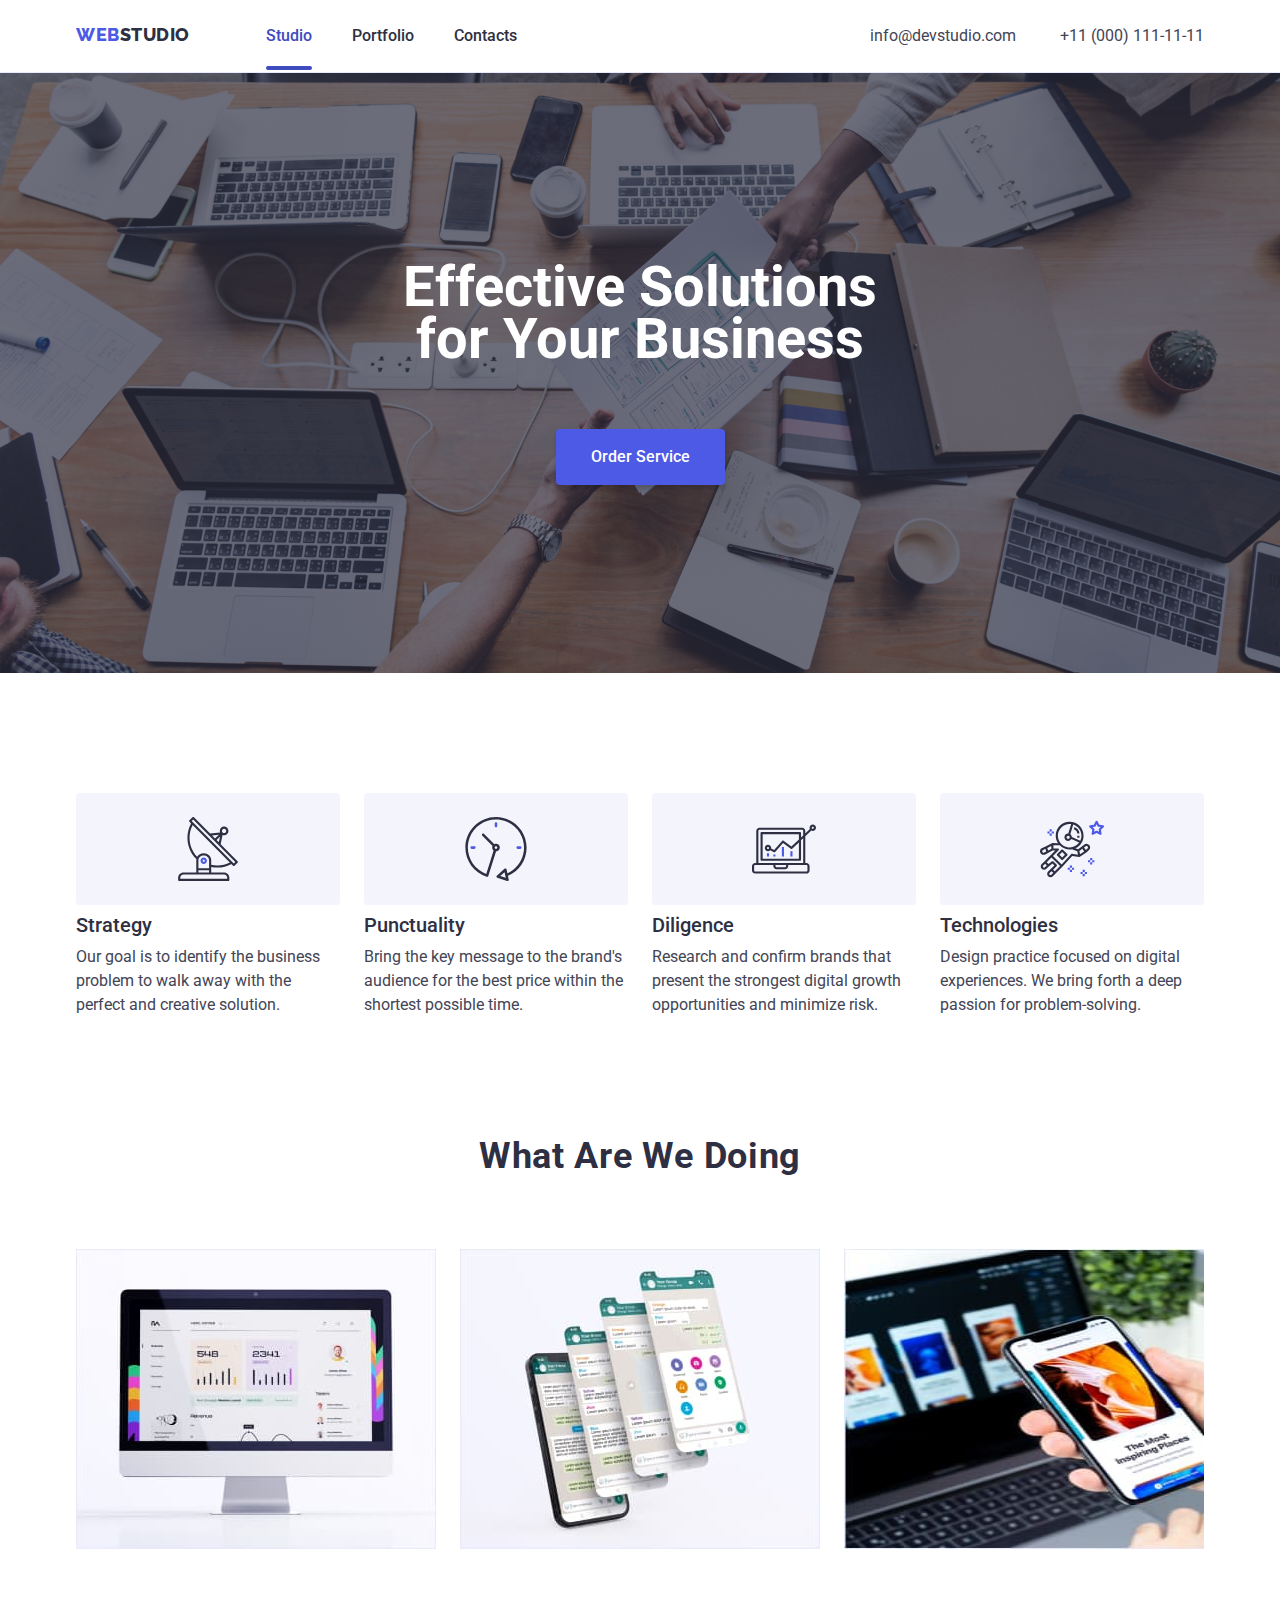
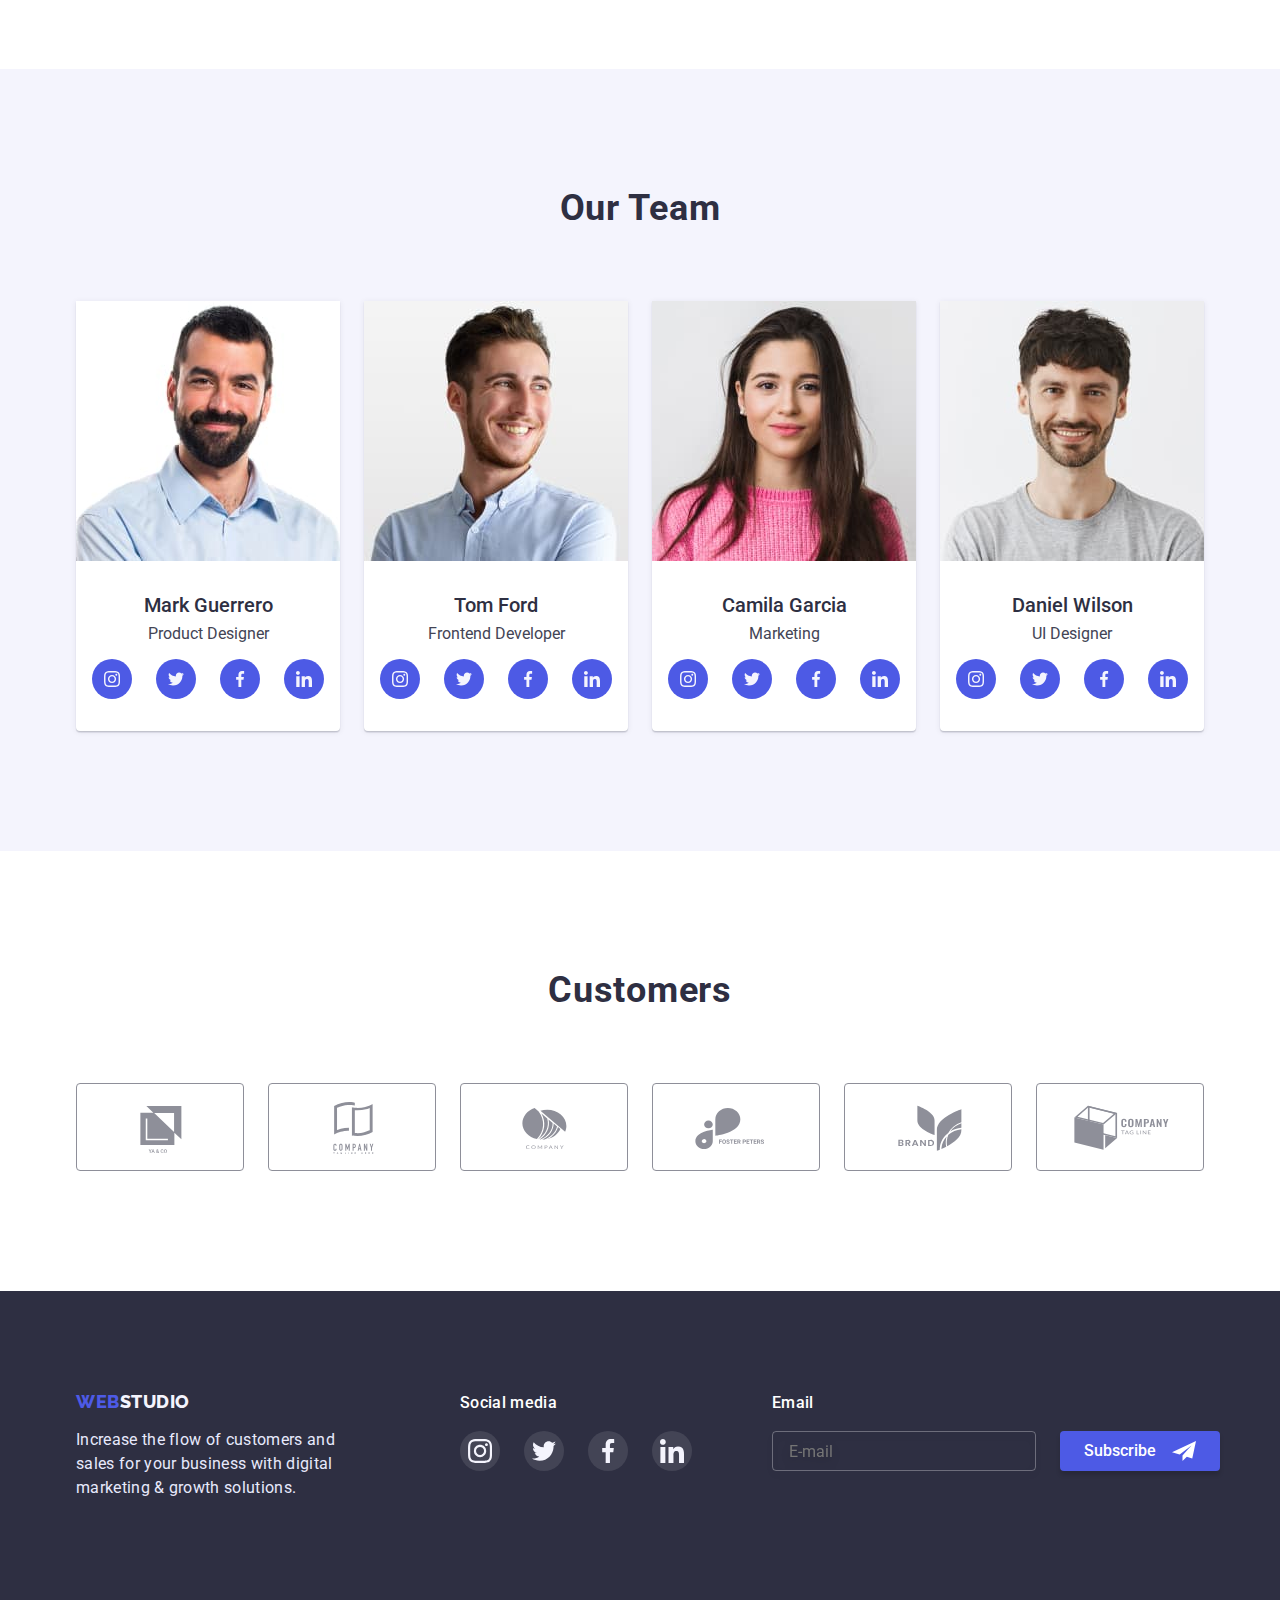
<file: index.html>
<!DOCTYPE html>
<html lang="en">
  <!-- Ukraine - lang="uk" -->
  <head>
    <meta charset="UTF-8" />
    <meta http-equiv="X-UA-Compatible" content="IE=edge" />
    <meta name="viewport" content="width=device-width, initial-scale=1.0" />

    <link rel="preconnect" href="https://fonts.googleapis.com" />
    <link rel="preconnect" href="https://fonts.gstatic.com" crossorigin />
    <link
      href="https://fonts.googleapis.com/css2?family=Raleway:wght@800&family=Roboto:wght@400;500;700;900&display=swap"
      rel="stylesheet"
    />
    <!-- Сначала нормализатор -->
    <link
      rel="stylesheet"
      href="https://cdnjs.cloudflare.com/ajax/libs/modern-normalize/1.0.0/modern-normalize.min.css"
    />
    <link rel="stylesheet" href="./css/styles.css" />

    <title>GOIT HW6 Studio</title>
  </head>

  <body>
    <!-- Шапка страницы -->
    <header class="top-line">
      <div class="container page-header-container">
        <!-- Navigation -->
        <nav class="navigation">
          <a href="./index.html" class="link logo">
            <span class="logo-left">Web</span
            ><span class="logo-right">Studio</span></a
          >
          <!-- ul>li*4>a + Enter -->
          <ul class="menu list">
            <!-- в CSS list используем как общий сброс подчеркивания, а menu для стилизации навигации -->
            <li class="menu-item">
              <a class="nav-item link current" href="./index.html">Studio</a>
            </li>
            <li class="menu-item">
              <a class="nav-item link" href="./portfolio.html">Portfolio</a>
            </li>
            <li class="menu-item">
              <a class="nav-item link" href="">Contacts</a>
            </li>
          </ul>
        </nav>
        <address class="address">
          <a href="mailto:info@devstudio.com" class="contacts-email link"
            >info@devstudio.com</a
          >

          <a href="tel:+110001111111" class="contacts-phone link"
            >+11 (000) 111-11-11</a
          >
        </address>
      </div>
    </header>

    <!-- Content -->
    <main>
      <section class="hero">
        <div class="container container-hero">
          <!-- &nbsp -->
          <h1 class="main-header">Effective Solutions for Your Business</h1>
          <button class="btn" type="button" data-modal-open>
            Order Service
          </button>
        </div>
      </section>

      <section class="section section1">
        <div class="container">
          <h2 class="header-sections visually-hidden">Hidden header section</h2>
          <ul class="list features">
            <li class="features-item">
              <div class="feature-icon-area">
                <svg class="features-icon">
                  <use
                    href="./images/symbol-defs.svg#icon-antenna"
                    class="features-image"
                  ></use>
                </svg>
              </div>
              <h3 class="feature">Strategy</h3>
              <p class="feature-description">
                Our goal is to identify the business problem to walk away with
                the perfect and creative solution.
              </p>
            </li>
            <li class="features-item">
              <div class="feature-icon-area">
                <svg class="features-icon">
                  <use
                    href="./images/symbol-defs.svg#icon-clock"
                    class="features-image"
                  ></use>
                </svg>
              </div>
              <h3 class="feature">Punctuality</h3>
              <p class="feature-description">
                Bring the key message to the brand's audience for the best price
                within the shortest possible time.
              </p>
            </li>
            <li class="features-item">
              <div class="feature-icon-area">
                <svg class="features-icon">
                  <use
                    href="./images/symbol-defs.svg#icon-diagram"
                    class="features-image"
                  ></use>
                </svg>
              </div>
              <h3 class="feature">Diligence</h3>
              <p class="feature-description">
                Research and confirm brands that present the strongest digital
                growth opportunities and minimize risk.
              </p>
            </li>
            <li class="features-item">
              <div class="feature-icon-area">
                <svg class="features-icon">
                  <use
                    href="./images/symbol-defs.svg#icon-astronaut"
                    class="features-image"
                  ></use>
                </svg>
              </div>
              <h3 class="feature">Technologies</h3>
              <p class="feature-description">
                Design practice focused on digital experiences. We bring forth a
                deep passion for problem-solving.
              </p>
            </li>
          </ul>
        </div>
      </section>
      <!-- "end section1" -->
      <section class="section section2-we-doing">
        <div class="container">
          <h2 class="header-sections">What are we doing</h2>
          <ul class="list section2-items">
            <li class="section2-item">
              <img
                src="./images/img1.jpg"
                alt="monitor image"
                height="300"
                width="360"
              />
            </li>
            <li class="section2-item">
              <img
                src="./images/img2.jpg"
                alt="phones image"
                height="300"
                width="360"
              />
            </li>
            <li class="section2-item">
              <img
                src="./images/img3.jpg"
                alt="phone&laptop image"
                height="300"
                width="360"
              />
            </li>
          </ul>
        </div>
      </section>
      <!-- "end section2" -->
      <section class="section section3-team">
        <div class="container">
          <h2 class="header-sections">Our Team</h2>
          <ul class="list team-list">
            <li class="team-member-item" id="team-member1">
              <img
                src="./images/team/foto1.jpg"
                alt="team member Mark Guerrero"
                width="264"
                height="260"
              />
              <div class="team-card-content">
                <h3 class="team-member">Mark Guerrero</h3>
                <p class="team-position">Product Designer</p>
                <ul class="social-list list">
                  <li class="social-list-item">
                    <a href="#no_scroll" class="social-list-link">
                      <svg class="social-list-icon">
                        <use
                          href="./images/symbol-defs.svg#icon-instagram"
                        ></use>
                      </svg>
                    </a>
                  </li>
                  <li class="social-list-item">
                    <a href="#no_scroll" class="social-list-link">
                      <svg class="social-list-icon">
                        <use href="./images/symbol-defs.svg#icon-twitter"></use>
                      </svg>
                    </a>
                  </li>
                  <li class="social-list-item">
                    <a href="#no_scroll" class="social-list-link">
                      <svg class="social-list-icon">
                        <use
                          href="./images/symbol-defs.svg#icon-facebook"
                        ></use>
                      </svg>
                    </a>
                  </li>
                  <li class="social-list-item">
                    <a href="#no_scroll" class="social-list-link">
                      <svg class="social-list-icon">
                        <use
                          href="./images/symbol-defs.svg#icon-linkedin"
                        ></use>
                      </svg>
                    </a>
                  </li>
                </ul>
              </div>
            </li>
            <li class="team-member-item" id="team-member2">
              <img
                src="./images/team/foto2.jpg"
                alt="team member Tom Ford"
                width="264"
                height="260"
              />
              <div class="team-card-content">
                <h3 class="team-member">Tom Ford</h3>
                <p class="team-position">Frontend Developer</p>
                <ul class="social-list list">
                  <li class="social-list-item">
                    <a href="#no_scroll" class="social-list-link">
                      <svg class="social-list-icon">
                        <use
                          href="./images/symbol-defs.svg#icon-instagram"
                        ></use>
                      </svg>
                    </a>
                  </li>
                  <li class="social-list-item">
                    <a href="#no_scroll" class="social-list-link">
                      <svg class="social-list-icon">
                        <use href="./images/symbol-defs.svg#icon-twitter"></use>
                      </svg>
                    </a>
                  </li>
                  <li class="social-list-item">
                    <a href="#no_scroll" class="social-list-link">
                      <svg class="social-list-icon">
                        <use
                          href="./images/symbol-defs.svg#icon-facebook"
                        ></use>
                      </svg>
                    </a>
                  </li>
                  <li class="social-list-item">
                    <a href="#no_scroll" class="social-list-link">
                      <svg class="social-list-icon">
                        <use
                          href="./images/symbol-defs.svg#icon-linkedin"
                        ></use>
                      </svg>
                    </a>
                  </li>
                </ul>
              </div>
            </li>
            <li class="team-member-item" id="team-member3">
              <img
                src="./images/team/foto3.jpg"
                alt="team member Camila Garcia"
                width="264"
                height="260"
              />
              <div class="team-card-content">
                <h3 class="team-member">Camila Garcia</h3>
                <p class="team-position">Marketing</p>
                <ul class="social-list list">
                  <li class="social-list-item">
                    <a href="#no_scroll" class="social-list-link">
                      <svg class="social-list-icon">
                        <use
                          href="./images/symbol-defs.svg#icon-instagram"
                        ></use>
                      </svg>
                    </a>
                  </li>
                  <li class="social-list-item">
                    <a href="#no_scroll" class="social-list-link">
                      <svg class="social-list-icon">
                        <use href="./images/symbol-defs.svg#icon-twitter"></use>
                      </svg>
                    </a>
                  </li>
                  <li class="social-list-item">
                    <a href="#no_scroll" class="social-list-link">
                      <svg class="social-list-icon">
                        <use
                          href="./images/symbol-defs.svg#icon-facebook"
                        ></use>
                      </svg>
                    </a>
                  </li>
                  <li class="social-list-item">
                    <a href="#no_scroll" class="social-list-link">
                      <svg class="social-list-icon">
                        <use
                          href="./images/symbol-defs.svg#icon-linkedin"
                        ></use>
                      </svg>
                    </a>
                  </li>
                </ul>
              </div>
            </li>
            <li class="team-member-item" id="team-member4">
              <img
                src="./images/team/foto4.jpg"
                alt="team member Daniel Wilson"
                width="264"
                height="260"
              />
              <div class="team-card-content">
                <h3 class="team-member">Daniel Wilson</h3>
                <p class="team-position">UI Designer</p>
                <ul class="social-list list">
                  <li class="social-list-item">
                    <a href="#no_scroll" class="social-list-link">
                      <svg class="social-list-icon">
                        <use
                          href="./images/symbol-defs.svg#icon-instagram"
                        ></use>
                      </svg>
                    </a>
                  </li>
                  <li class="social-list-item">
                    <a href="#no_scroll" class="social-list-link">
                      <svg class="social-list-icon">
                        <use href="./images/symbol-defs.svg#icon-twitter"></use>
                      </svg>
                    </a>
                  </li>
                  <li class="social-list-item">
                    <a href="#no_scroll" class="social-list-link">
                      <svg class="social-list-icon">
                        <use
                          href="./images/symbol-defs.svg#icon-facebook"
                        ></use>
                      </svg>
                    </a>
                  </li>
                  <li class="social-list-item">
                    <a href="#no_scroll" class="social-list-link">
                      <svg class="social-list-icon">
                        <use
                          href="./images/symbol-defs.svg#icon-linkedin"
                        ></use>
                      </svg>
                    </a>
                  </li>
                </ul>
              </div>
            </li>
          </ul>
        </div>
      </section>
      <section class="section section4-customers">
        <div class="container">
          <h2 class="header-sections">Customers</h2>
          <ul class="customer-list list">
            <li class="customer-list-item">
              <a class="customer-link link" href="#no_scroll">
                <svg class="customer-icon">
                  <use href="./images/symbol-defs.svg#icon-Logo1"></use>
                </svg>
              </a>
            </li>
            <li class="customer-list-item">
              <a class="customer-link link" href="#no_scroll">
                <svg class="customer-icon">
                  <use href="./images/symbol-defs.svg#icon-Logo2"></use>
                </svg>
              </a>
            </li>
            <li class="customer-list-item">
              <a class="customer-link link" href="#no_scroll">
                <svg class="customer-icon">
                  <use href="./images/symbol-defs.svg#icon-Logo3"></use>
                </svg>
              </a>
            </li>
            <li class="customer-list-item">
              <a class="customer-link link" href="#no_scroll">
                <svg class="customer-icon">
                  <use href="./images/symbol-defs.svg#icon-Logo4"></use>
                </svg>
              </a>
            </li>
            <li class="customer-list-item">
              <a class="customer-link link" href="#no_scroll">
                <svg class="customer-icon">
                  <use href="./images/symbol-defs.svg#icon-Logo5"></use>
                </svg>
              </a>
            </li>
            <li class="customer-list-item">
              <a class="customer-link link" href="#no_scroll">
                <svg class="customer-icon">
                  <use href="./images/symbol-defs.svg#icon-Logo6"></use>
                </svg>
              </a>
            </li>
          </ul>
        </div>
      </section>
      <!-- end "section4" -->
    </main>

    <!-- Подвал страницы -->
    <footer class="footer">
      <!--  -->
      <div class="container">
        <div class="footer-context">
          <div class="footer-description">
            <a href="./index.html" class="link footer-logo"
              ><span class="logo-left">Web</span
              ><span class="logo-right">Studio</span></a
            >
            <p class="footer-text">
              Increase the flow of customers and sales for your business with
              digital marketing & growth solutions.
            </p>
          </div>
          <div class="footer-social">
            <p class="footer-social-header">Social media</p>
            <ul class="list footer-social-list">
              <li class="footer-social-list-item">
                <a class="footer-social-link link" href="#no_scroll">
                  <svg class="footer-social-icon">
                    <use href="./images/symbol-defs.svg#icon-instagram"></use>
                  </svg>
                </a>
              </li>
              <li class="footer-social-list-item">
                <a class="footer-social-link link" href="#no_scroll">
                  <svg class="footer-social-icon">
                    <use href="./images/symbol-defs.svg#icon-twitter"></use>
                  </svg>
                </a>
              </li>
              <li class="footer-social-list-item">
                <a class="footer-social-link link" href="#no_scroll">
                  <svg class="footer-social-icon">
                    <use href="./images/symbol-defs.svg#icon-facebook"></use>
                  </svg>
                </a>
              </li>
              <li class="footer-social-list-item">
                <a class="footer-social-link link" href="#no_scroll">
                  <svg class="footer-social-icon">
                    <use href="./images/symbol-defs.svg#icon-linkedin"></use>
                  </svg>
                </a>
              </li>
            </ul>
          </div>
          <div class="footer-sbscr">
            <p class="sbscr-label">Email</p>
            <form
              class="sbscr_form"
              name="sbscr_form"
              autocomplete="off"
              novalidate
            >
              <!-- <label class="sbscr-label" for="email"> Email</label> -->
              <div class="footer-input">
                <input
                  class="sbscr-email-input"
                  type="email"
                  name="email"
                  placeholder="E-mail"
                />
                <button type="submit" class="sbscr-btn">
                  Subscribe<svg class="form-icon" width="24" height="24">
                    <!-- <use href="../images/symbol-defs.svg#icon-Subscribe"></use> -->
                    <use href="./images/symbol-defs.svg#icon-Subscribe"></use>
                  </svg>
                </button>
              </div>
            </form>
          </div>
        </div>
      </div>
    </footer>
    <!-- Modal window -->
    <div class="backdrop is-hidden animation-backdrop" data-modal>
      <div class="modal">
        <button
          class="modal-close-btn animation-modal-close-btn"
          data-modal-close
        >
          <svg class="modal-close-btn-icon animation-modal-close-btn">
            <use href="./images/symbol-defs.svg#icon-close-black-18dp"></use>
          </svg>
        </button>
        <p class="form-header">Leave your contacts and we will call you back</p>
        <!-- Form -->
        <form class="modal-form" name="call-back" novalidate>
          <div class="modal-form-group">
            <label class="modal-label" for="name">Name</label>
            <input
              class="modal-input animation-modal-close-btn"
              type="text"
              name="name"
              id="name"
            />
            <svg
              class="input-icon animation-modal-close-btn"
              width="18"
              height="24"
            >
              <use href="./images/symbol-defs.svg#icon-name"></use>
            </svg>
          </div>
          <div class="modal-form-group">
            <label class="modal-label" for="phone">Phone</label>
            <input
              class="modal-input animation-modal-close-btn"
              type="text"
              name="phone"
              id="phone"
            />
            <svg
              class="input-icon animation-modal-close-btn"
              width="18"
              height="24"
            >
              <use href="./images/symbol-defs.svg#icon-phone"></use>
            </svg>
          </div>
          <div class="modal-form-group">
            <label class="modal-label" for="email">Email</label>
            <input
              class="modal-input animation-modal-close-btn"
              type="text"
              name="email"
              id="email"
            />
            <svg
              class="input-icon animation-modal-close-btn"
              width="18"
              height="24"
            >
              <use href="./images/symbol-defs.svg#icon-email"></use>
            </svg>
          </div>
          <div class="modal-form-group">
            <label class="modal-label" for="comment">Comment</label>
            <textarea
              class="modal-comment modal-input animation-modal-close-btn"
              name="comment"
              id="comment"
              placeholder="Text input"
            ></textarea>
          </div>

          <div class="checkbox-wrapper">
            <input
              class="checkbox visually-hidden"
              type="checkbox"
              id="checkbox"
            />
            <label class="checkbox-label" for="checkbox">
              <span class="custom-checkbox">
                <svg class="custom-checkbox-icon" width="16" height="16">
                  <use href="./images/symbol-defs.svg#icon-Checked"></use>
                </svg>
              </span>
              I accept the terms and conditions of the&nbsp
              <a href="#no_scroll"> Privacy Policy</a>
            </label>
          </div>
          <button class="btn modal-btn" type="submit">Send</button>
        </form>
      </div>
    </div>
    <script src="./JS/modal.js"></script>
  </body>
</html>
</file>
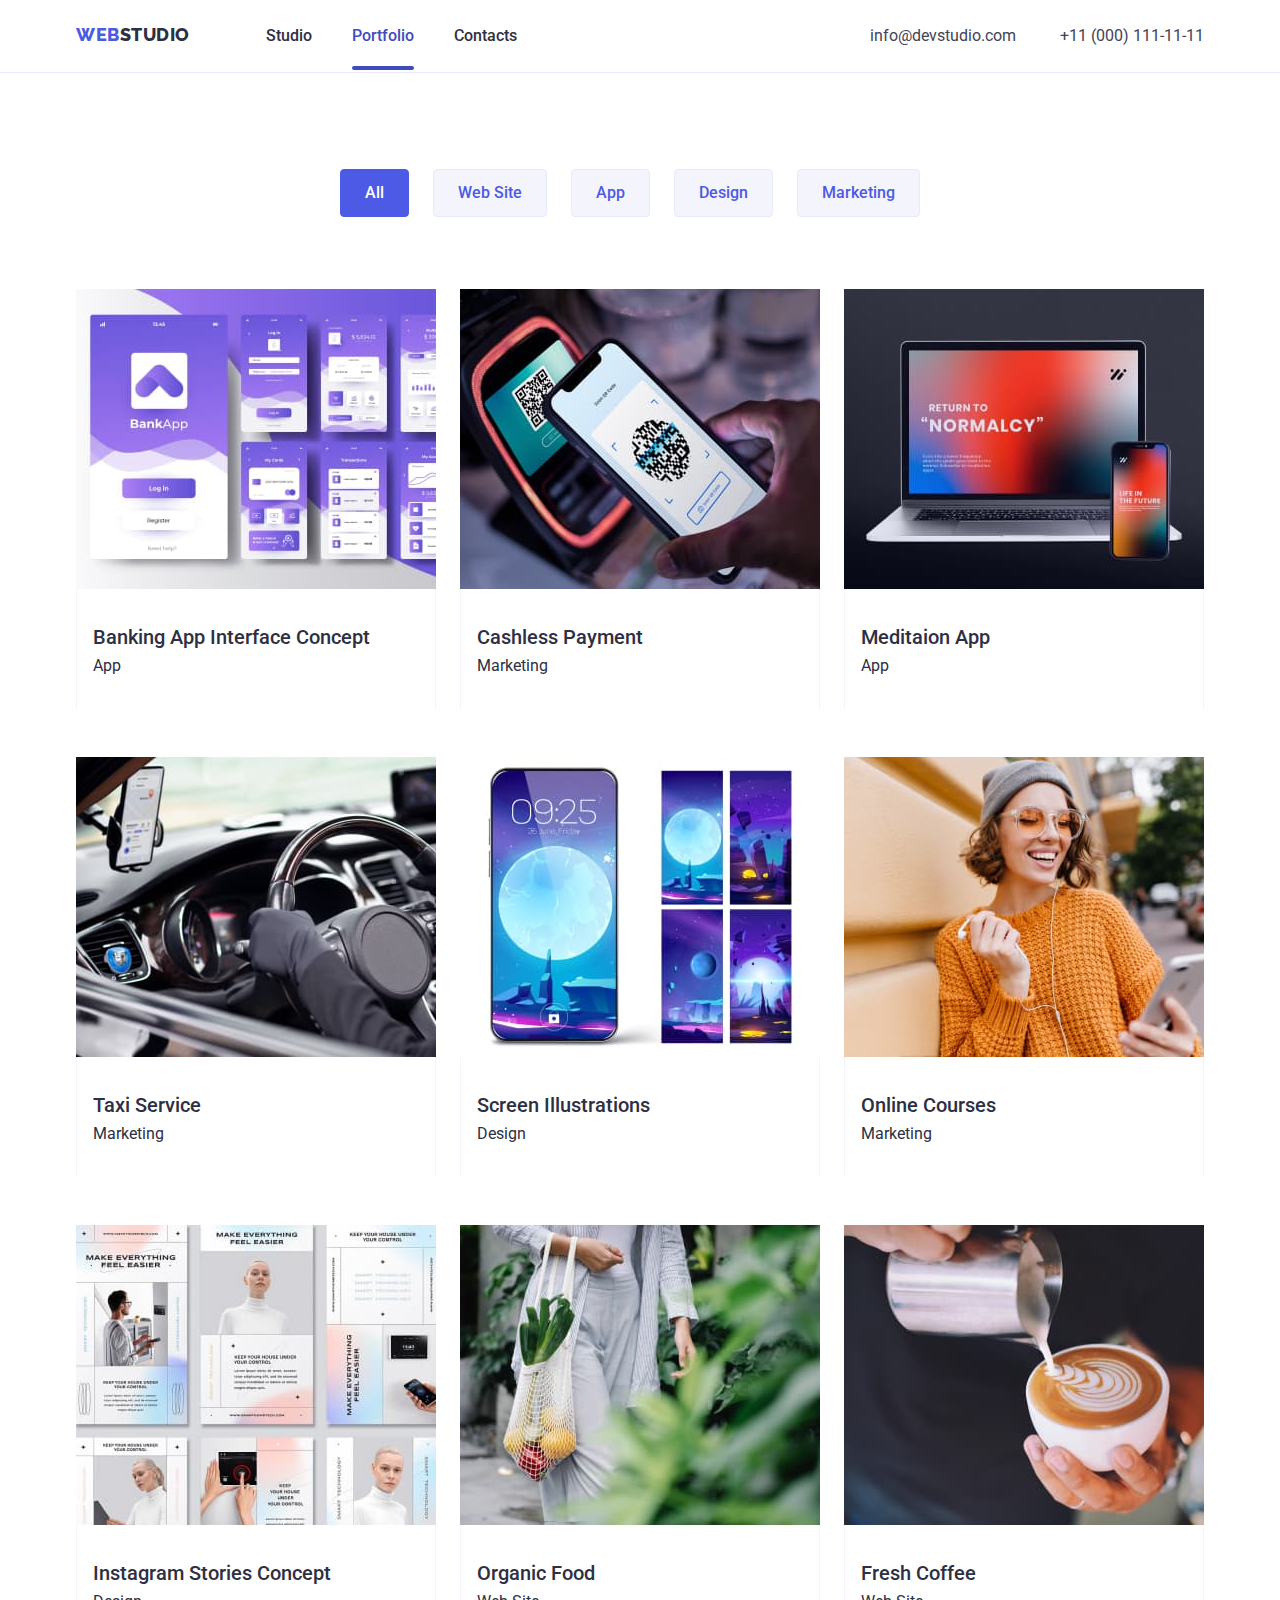
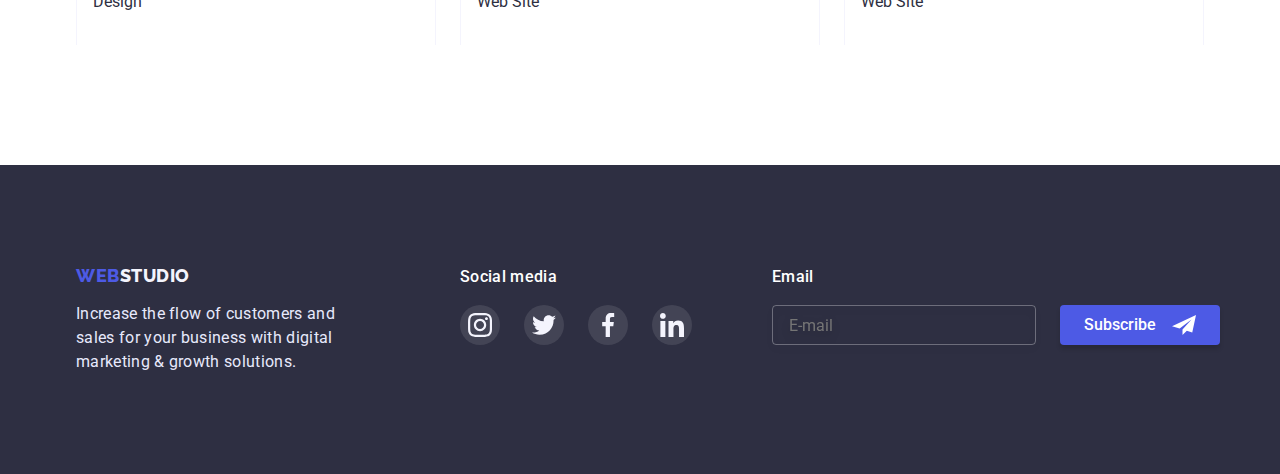
<file: portfolio.html>
<!DOCTYPE html>
<html lang="en">
  <!-- Ukraine - lang="uk" -->
  <head>
    <meta charset="UTF-8" />
    <meta http-equiv="X-UA-Compatible" content="IE=edge" />
    <meta name="viewport" content="width=device-width, initial-scale=1.0" />

    <link rel="preconnect" href="https://fonts.googleapis.com" />
    <link rel="preconnect" href="https://fonts.gstatic.com" crossorigin />
    <link
      href="https://fonts.googleapis.com/css2?family=Raleway:wght@800&family=Roboto:wght@400;500;700;900&display=swap"
      rel="stylesheet"
    />
    <!-- Сначала нормализатор -->
    <link
      rel="stylesheet"
      href="https://cdnjs.cloudflare.com/ajax/libs/modern-normalize/1.0.0/modern-normalize.min.css"
    />
    <link rel="stylesheet" href="./css/styles.css" />

    <title>GOIT HW6 portfolio</title>
  </head>

  <body>
    <!-- Шапка страницы -->
    <header class="top-line">
      <div class="container page-header-container">
        <!-- Navigation -->
        <nav class="navigation">
          <a href="./index.html" class="link logo">
            <span class="logo-left">Web</span
            ><span class="logo-right">Studio</span></a
          >
          <!-- ul>li*4>a + Enter -->
          <ul class="menu list">
            <!-- в CSS list используем как общий сброс подчеркивания, а menu для стилизации навигации -->
            <li class="menu-item">
              <a class="nav-item link" href="./index.html">Studio</a>
            </li>
            <li class="menu-item">
              <a class="nav-item link current" href="./portfolio.html"
                >Portfolio</a
              >
            </li>
            <li class="menu-item">
              <a class="nav-item link" href="">Contacts</a>
            </li>
          </ul>
        </nav>
        <address class="address">
          <a href="mailto:info@devstudio.com" class="contacts-email link"
            >info@devstudio.com</a
          >

          <a href="tel:+110001111111" class="contacts-phone link"
            >+11 (000) 111-11-11</a
          >
        </address>
      </div>
    </header>

    <!-- Content -->
    <main>
      <section class="portfolio">
        <div class="container">
          <h1 class="visually-hidden">Portfolio</h1>
          <div class="filter">
            <ul class="filter-list">
              <li class="list">
                <button class="p-btn filter-btn1" type="button">All</button>
              </li>
              <li class="list">
                <button class="p-btn filter-btn" type="button">Web Site</button>
              </li>
              <li class="list">
                <button class="p-btn filter-btn" type="button">App</button>
              </li>
              <li class="list">
                <button class="p-btn filter-btn" type="button">Design</button>
              </li>
              <li class="list">
                <button class="p-btn filter-btn" type="button">
                  Marketing
                </button>
              </li>
            </ul>
          </div>

          <div class="row1">
            <ul class="list project-list">
              <li class="card-project">
                <a class="card-project-link link" href="#no_scroll">
                  <div class="card-img-area">
                    <img
                      src="./images/Row_card/Row1_Card1.jpg"
                      alt="row1 card1"
                      width="360"
                      height="300"
                    />
                    <p class="back-text">
                      14 Stylish and User-Friendly App Design Concepts · Task
                      Manager App · Calorie Tracker App · Exotic Fruit Ecommerce
                      App · Cloud Storage App
                    </p>
                  </div>

                  <div class="progect-content">
                    <h2 class="card-header">Banking App Interface Concept</h2>
                    <p class="card-decr">App</p>
                  </div>
                </a>
              </li>
              <li class="card-project">
                <a class="card-project-link link" href="#no_scroll">
                  <div class="card-img-area">
                    <img
                      src="./images/Row_card/Row1_Card2.jpg"
                      alt="row1 card2"
                      width="360"
                      height="300"
                    />
                    <p class="back-text">
                      14 Stylish and User-Friendly App Design Concepts · Task
                      Manager App · Calorie Tracker App · Exotic Fruit Ecommerce
                      App · Cloud Storage App
                    </p>
                  </div>
                  <div class="progect-content">
                    <h2 class="card-header">Cashless Payment</h2>
                    <p class="card-decr">Marketing</p>
                  </div>
                </a>
              </li>
              <li class="card-project">
                <a class="card-project-link link" href="#no_scroll">
                  <div class="card-img-area">
                    <img
                      src="./images/Row_card/Row1_Card3.jpg"
                      alt="row1 card3"
                      width="360"
                      height="300"
                    />
                    <p class="back-text">
                      14 Stylish and User-Friendly App Design Concepts · Task
                      Manager App · Calorie Tracker App · Exotic Fruit Ecommerce
                      App · Cloud Storage App
                    </p>
                  </div>
                  <div class="progect-content">
                    <h2 class="card-header">Meditaion App</h2>
                    <p class="card-decr">App</p>
                  </div>
                </a>
              </li>
            </ul>
          </div>
          <!-- "end row1" -->

          <div class="row2">
            <ul class="list project-list">
              <li class="card-project">
                <a class="card-project-link link" href="#no_scroll">
                  <div class="card-img-area">
                    <img
                      src="./images/Row_card/Row2_Card1.jpg"
                      alt="row2 card1"
                      width="360"
                      height="300"
                    />
                    <p class="back-text">
                      14 Stylish and User-Friendly App Design Concepts · Task
                      Manager App · Calorie Tracker App · Exotic Fruit Ecommerce
                      App · Cloud Storage App
                    </p>
                  </div>
                  <div class="progect-content">
                    <h2 class="card-header">Taxi Service</h2>
                    <p class="card-decr">Marketing</p>
                  </div>
                </a>
              </li>
              <li class="card-project">
                <a class="card-project-link link" href="#no_scroll">
                  <div class="card-img-area">
                    <img
                      src="./images/Row_card/Row2_Card2.jpg"
                      alt="row2 card2"
                      width="360"
                      height="300"
                    />
                    <p class="back-text">
                      14 Stylish and User-Friendly App Design Concepts · Task
                      Manager App · Calorie Tracker App · Exotic Fruit Ecommerce
                      App · Cloud Storage App
                    </p>
                  </div>
                  <div class="progect-content">
                    <h2 class="card-header">Screen Illustrations</h2>
                    <p class="card-decr">Design</p>
                  </div>
                </a>
              </li>
              <li class="card-project">
                <a class="card-project-link link" href="#no_scroll">
                  <div class="card-img-area">
                    <img
                      src="./images/Row_card/Row2_Card3.jpg"
                      alt="row2 card3"
                      width="360"
                      height="300"
                    />
                    <p class="back-text">
                      14 Stylish and User-Friendly App Design Concepts · Task
                      Manager App · Calorie Tracker App · Exotic Fruit Ecommerce
                      App · Cloud Storage App
                    </p>
                  </div>
                  <div class="progect-content">
                    <h2 class="card-header">Online Courses</h2>
                    <p class="card-decr">Marketing</p>
                  </div>
                </a>
              </li>
            </ul>
          </div>
          <!-- "end row2" -->

          <div class="row3">
            <ul class="list project-list">
              <li class="card-project">
                <a class="card-project-link link" href="#no_scroll">
                  <div class="card-img-area">
                    <img
                      src="./images/Row_card/Row3_Card1.jpg"
                      alt="row3 card1"
                      width="360"
                      height="300"
                    />
                    <p class="back-text">
                      14 Stylish and User-Friendly App Design Concepts · Task
                      Manager App · Calorie Tracker App · Exotic Fruit Ecommerce
                      App · Cloud Storage App
                    </p>
                  </div>
                  <div class="progect-content">
                    <h2 class="card-header">Instagram Stories Concept</h2>
                    <p class="card-decr">Design</p>
                  </div>
                </a>
              </li>
              <li class="card-project">
                <a class="card-project-link link" href="#no_scroll">
                  <div class="card-img-area">
                    <img
                      src="./images/Row_card/Row3_Card2.jpg"
                      alt="row3 card2"
                      width="360"
                      height="300"
                    />
                    <p class="back-text">
                      14 Stylish and User-Friendly App Design Concepts · Task
                      Manager App · Calorie Tracker App · Exotic Fruit Ecommerce
                      App · Cloud Storage App
                    </p>
                  </div>
                  <div class="progect-content">
                    <h2 class="card-header">Organic Food</h2>
                    <p class="card-decr">Web Site</p>
                  </div>
                </a>
              </li>
              <li class="card-project">
                <a class="card-project-link link" href="#no_scroll">
                  <div class="card-img-area">
                    <img
                      src="./images/Row_card/Row3_Card3.jpg"
                      alt="row3 card3"
                      width="360"
                      height="300"
                    />
                    <p class="back-text">
                      14 Stylish and User-Friendly App Design Concepts · Task
                      Manager App · Calorie Tracker App · Exotic Fruit Ecommerce
                      App · Cloud Storage App
                    </p>
                  </div>
                  <div class="progect-content">
                    <h2 class="card-header">Fresh Coffee</h2>
                    <p class="card-decr">Web Site</p>
                  </div>
                </a>
              </li>
            </ul>
          </div>
          <!-- "end row3" -->
        </div>
      </section>
    </main>

    <!-- Подвал страницы -->
    <footer class="footer">
      <!--  -->
      <div class="container">
        <div class="footer-context">
          <div class="footer-description">
            <a href="./index.html" class="link footer-logo"
              ><span class="logo-left">Web</span
              ><span class="logo-right">Studio</span></a
            >
            <p class="footer-text">
              Increase the flow of customers and sales for your business with
              digital marketing & growth solutions.
            </p>
          </div>
          <div class="footer-social">
            <p class="footer-social-header">Social media</p>
            <ul class="list footer-social-list">
              <li class="footer-social-list-item">
                <a class="footer-social-link link" href="#no_scroll">
                  <svg class="footer-social-icon">
                    <use href="./images/symbol-defs.svg#icon-instagram"></use>
                  </svg>
                </a>
              </li>
              <li class="footer-social-list-item">
                <a class="footer-social-link link" href="#no_scroll">
                  <svg class="footer-social-icon">
                    <use href="./images/symbol-defs.svg#icon-twitter"></use>
                  </svg>
                </a>
              </li>
              <li class="footer-social-list-item">
                <a class="footer-social-link link" href="#no_scroll">
                  <svg class="footer-social-icon">
                    <use href="./images/symbol-defs.svg#icon-facebook"></use>
                  </svg>
                </a>
              </li>
              <li class="footer-social-list-item">
                <a class="footer-social-link link" href="#no_scroll">
                  <svg class="footer-social-icon">
                    <use href="./images/symbol-defs.svg#icon-linkedin"></use>
                  </svg>
                </a>
              </li>
            </ul>
          </div>
          <div class="footer-sbscr">
            <p class="sbscr-label">Email</p>
            <form
              class="sbscr_form"
              name="sbscr_form"
              autocomplete="off"
              novalidate
            >
              <!-- <label class="sbscr-label" for="email"> Email</label> -->
              <div class="footer-input">
                <input
                  class="sbscr-email-input"
                  type="email"
                  name="email"
                  placeholder="E-mail"
                />
                <button type="submit" class="sbscr-btn">
                  Subscribe<svg class="form-icon" width="24" height="24">
                    <!-- <use href="../images/symbol-defs.svg#icon-Subscribe"></use> -->
                    <use href="./images/symbol-defs.svg#icon-Subscribe"></use>
                  </svg>
                </button>
              </div>
            </form>
          </div>
        </div>
      </div>
    </footer>
  </body>
</html>
</file>
<file: css/styles.css>
:root {
  --primary-font: 'Roboto', sans-serif;
  --secondary-font: 'Raleway', sans-serif;
  /* h1-h3 navigation buttons*/
  --text-header-color: #2E2F42;
  /* p and href */
  --logo-web: #4d5ae5;
  --text-color: #434455;
  --text-hover-color: #404BBF;
  --font-size: 16px;
  --font-weight-main: 400;
  --WHITE: #FFFFFF;
  --btn-background: #4D5AE5;
  --btn-hover: #404BBF;
  --fltr-text-color: #4D5AE5;
  --fltr-background: #F4F4FD;
  --fltr-active: #404BBF;
  --footer-logo-color: #F4F4FD;
  --footer-text-color: #E7E9FC;
}

/* наступне наслідується від modern-normalize */
/* *,
*::before,
*::after {
  box-sizing: border-box;
} */

body {
  font-family: var(--primary-font);
  color: var(--text-color);
  background: var(--WHITE);

}

/* clear margin */
h1,
h2,
h3,
h4,
p {
  margin-top: 0;
  margin-bottom: 0;
}

ul,
ol {
  margin-top: 0;
  margin-bottom: 0;
  padding-left: 0;
}

/* Полностью скрывает элемент */
.visually-hidden {
  position: absolute;
  width: 1px;
  height: 1px;
  margin: -1px;
  border: 0;
  padding: 0;

  white-space: nowrap;
  clip-path: inset(100%);
  clip: rect(0 0 0 0);
  overflow: hidden;
}


/* define img as block  */
img {
  display: block;
  max-width: 100%;
}

button {
  cursor: pointer;

}

/* убираем обертку списка */
.list {
  list-style: none
}

/* убираем обертку ссылок */
.link {
  text-decoration: none;
}

/* END clear margin */

/* центрируем относительно границ страницы */
.container {
  width: 1158px;
  margin: 0 auto;
  padding-left: 15px;
  padding-right: 15px;
  padding-top: 0px;
  padding-bottom: 0px;
}

.section {
  padding-top: 120px;
  padding-bottom: 120px;
}

/* ************ Header */
.top-line {
  padding-top: 24px;
  padding-bottom: 24px;
  border-bottom: 1px solid #E7E9FC;
}

.page-header-container {
  display: flex;
  justify-content: center;
  /* align-items: baseline; */

}

.navigation {
  max-width: 452px;
  display: flex;
  /* align-items: stretch; */
  justify-content: center;
}

.address {
  margin-left: auto;

}

.menu {
  display: flex;
  /* margin-left: 76px; */
  justify-content: space-between;
  align-items: center;
  padding: 0px;
  gap: 40px;

}

.nav-item {
  /* position: relative; */
  font-weight: 500;
  font-size: 16px;
  line-height: calc(24/16);
  color: var(--text-header-color);
  /* text-decoration: none;
  display: block; */
  padding-top: 24px;
  padding-bottom: 24px;
  transition: color 250ms cubic-bezier(0.4, 0, 0.2, 1);
}

/* .nav-item:not(:last-child) {
  margin-right: 40px;
} */

.contacts-phone {
  margin-left: 40px;
}

.logo {
  font-family: Raleway;
  font-weight: 800;
  font-size: 18px;
  line-height: calc(21/18);
  color: var(--text-header-color);
  align-items: center;
  letter-spacing: 0.03em;
  text-transform: uppercase;
  margin-right: 76px;


}

.logo-left {
  color: var(--logo-web);
}

.logo-right {
  transition: color 250ms cubic-bezier(0.4, 0, 0.2, 1);
}

.logo-right:hover,
.logo-right:focus {
  color: var(--text-hover-color);
}

.current,
.nav-item:focus,
.nav-item:hover {
  color: var(--text-hover-color);
}

.navigation>.list .link.current {
  color: var(--text-hover-color);
  position: relative;
}

.navigation>.list .link.current::after {
  content: "";
  position: absolute;
  bottom: -1px;
  left: 0;
  width: 100%;
  height: 4px;
  background-color: var(--text-hover-color);
  border-radius: 2px;
}

.contacts-email,
.contacts-phone {
  font-style: normal;
  line-height: calc(24/16);
  color: var(--text-color);
}

.contacts-email:focus,
.contacts-email:hover,
.contacts-phone:focus,
.contacts-phone:hover {
  color: var(--text-hover-color);
}

/* .navigation {

  display: flex;
  flex-direction: row;
  align-items: flex-start;
  padding: 0px;
  gap: 40px;
} */

/* Hero section */
.hero {
  max-width: 1440px;
  min-height: 600px;

  background-color: rgba(46, 47, 66, 0.7);
  background-repeat: no-repeat;
  background-size: cover;
  background-position: center;
  /* затемнение картинки linear-gradient(rgba(46, 47, 66, 0.7), rgba(46, 47, 66, 0.7)) */
  background-image: linear-gradient(rgba(46, 47, 66, 0.7), rgba(46, 47, 66, 0.7)), url("../images/hero-image.jpg");
  text-align: center;
  margin-left: auto;
  margin-right: auto;
  padding: 188px 0px;
  /* padding: 120px 0px; */
}

/* .container-hero { */
/* padding: 188px 0px; */
/* margin-left: auto;
  margin-right: auto; */
/* display: flex;
  flex-direction: column;
  justify-content: center;
  align-items: center;
  text-align: center; */
/* } */

.main-header {
  /* Header 1 */
  max-width: 496px;
  height: 120px;

  font-weight: 700;
  font-size: 56px;
  line-height: 0.93;
  /* letter-spacing: 1.07; */
  color: var(--WHITE);
  margin: 0 auto;
  /* margin-top: 188px; */
  /* margin-top: 68px; */
  margin-bottom: 48px;
}

.btn {
  height: 56px;
  width: 169px;
  left: 20px;
  top: 20px;
  padding: 16px 32px 16px 32px;
  /* margin-bottom: 188px; */
  gap: 10px;
  border: none;
  background: var(--btn-background);
  box-shadow: 0px 4px 4px rgba(0, 0, 0, 0.15);
  border-radius: 4px;
  /* border-top-right-radius: 6px; */

  color: var(--WHITE);
  font-family: 'Roboto', sans-serif;
  font-weight: 500;
  font-size: 16px;
  line-height: calc(24/16);
  /* align-self: auto; */
  transition: background-color 250ms cubic-bezier(0.4, 0, 0.2, 1);

}

.btn:hover,
.btn:focus {
  background: var(--btn-hover);

}

/* End Hero section */


.header-sections {

  font-weight: 700;
  font-size: 36px;
  line-height: 1.11;
  /* identical to box height, or 111% */
  color: var(--text-header-color);
  text-align: center;
  letter-spacing: 0.02em;
  text-transform: capitalize;

  margin-bottom: 72px;
}

/* h3 */
.card-header,
.feature {
  font-weight: 500;
  font-size: 20px;
  line-height: calc(24/20);
  /* identical to box height, or 120% */
  text-align: center;
  color: var(--text-header-color);
}

/* Section 1 */

.section1 {
  padding-bottom: 0px;
}

.features {
  display: flex;
}

.feature {
  text-align: left;
  margin-bottom: 8px;
}

.features-item {
  width: 264px;
}

.features-item:not(:last-child) {
  margin-right: 24px;
}

.feature-icon-area {
  height: 112px;
  display: flex;
  align-items: center;
  justify-content: center;
  background: #F4F4FD;
  border-radius: 4px;
  background: rgba(244, 244, 253, 1);
  /* padding-top: 24px;
  padding-bottom: 24px; */
  margin-bottom: 8px;

}

.features-icon {
  width: 64px;
  height: 64px;
}

.feature-description {

  line-height: calc(24/16);
}

/* Section 2 */
.section2-we-doing {
  padding-top: 120px;
  padding-bottom: 120px;
}

.section2-items {
  display: flex;
  flex-wrap: wrap;
  justify-content: space-between;
}

/* End section 2 */
/* Section 3 */

.section3-team {
  /* width: 1440px; */
  background: #F4F4FD;
  /* padding-bottom: 120px; */
}

.team-list {
  display: flex;
  /* column-gap: ;
  row-gap: ; */
}

/* must have to learn
display: flex;
flex-wrap: wrap;
text-align: center;
gap: 24px;
justify-content: ; */



.team-member-item {
  flex-basis: calc((100% - 72px) / 4);
  margin-right: 24px;
  text-align: center;
  background: #FFFFFF;
  border-radius: 0px 0px 4px 4px;
  box-shadow: 0px 1px 6px rgba(46, 47, 66, 0.08), 0px 1px 1px rgba(46, 47, 66, 0.16),
    0px 2px 1px rgba(46, 47, 66, 0.08);
  border-radius: 0px 0px 4px 4px;
}

.team-member-item:last-child {
  margin-right: 0px;
}

.team-card-content {
  padding-top: 32px;
  padding-bottom: 32px;
  padding-left: 16px;
  padding-right: 16px;
}

.team-member {
  font-weight: 500;
  font-size: 20px;
  line-height: calc(24/20);
  /* identical to box height, or 120% */
  text-align: center;
  color: var(--text-header-color);
  margin-bottom: 8px;
}

.social-list {
  display: flex;
  justify-content: center;
  gap: 24px;
  margin-top: 16px;
}

.social-list-item {
  max-width: 264px;
  background-color: var(--color-primary-background);
}

.social-list-link {
  width: 40px;
  height: 40px;
  border-radius: 50%;
  background-color: #4D5AE5;
  display: flex;
  justify-content: center;
  align-items: center;
  transition: background-color 250ms cubic-bezier(0.4, 0, 0.2, 1);
}

.social-list-link:hover,
.social-list-link:focus {
  background-color: #404BBF;

}

.social-list-icon {
  height: 16px;
  width: 16px;
  /* left: 12px;
  top: 12px;
  border-radius: 0px; background: #2E2F42;
*/
  fill: #f4f4fd;
}

/* Більш модерново відступи через gap */

/* Відступ між картками */
/* .team:not(:nth-child(4n)) {
  margin-right: 24px;
} */

/* відступ вниз між картками */
/* .team:not(:nth-last-child(-n+4)) {
  margin-bottom: 24px;
} */
/* *********** Section 4 Customers */
.section4-customers {
  /* background: #F4F4FD; */
  background: #FFFFFF;

}

.customer-list {
  /* max-width: 1128; */
  display: flex;
  margin-top: 72px;
  gap: 24px;
  /* margin-left: auto; */
}

.customer-list-item {
  display: flex;
  height: 88px;
  flex-basis: calc((100% - 5 * 24px) / 6);
}

.customer-link {
  width: 168px;
  border: 1px solid #8E8F99;
  border-radius: 4px;
  /* padding-top: 16px;
  padding-bottom: 16px; */
  display: flex;
  align-items: center;
  justify-content: center;
  transition: border-color 250ms cubic-bezier(0.4, 0, 0.2, 1);
}

.customer-link:hover,
.customer-link:focus {
  /* border: 1px solid #404BBF; */
  /* fill: #8E8F99; */
  border-color: #404BBF;

}

.customer-link:hover .customer-icon,
.customer-link:focus .customer-icon {
  fill: #404BBF;

}

.customer-icon {
  width: 104px;
  height: 56px;
  fill: #8E8F99;
  transition: fill 250ms cubic-bezier(0.4, 0, 0.2, 1);
}

/* ----------------- */
.footer {
  background: var(--text-header-color);
  padding-top: 100px;
  padding-bottom: 100px;
  display: flex;
}

.footer-context {
  display: flex;
}

.footer-description {
  display: flex;
  flex-direction: column;
  justify-content: left;
  /* align-items: lef; */
  text-align: left;
  margin-right: 120px;
}

.footer-social-header {
  margin-bottom: 16px;
  font-weight: 500;
  font-size: 16px;
  line-height: calc(24/16);
  /* identical to box height, or 150% */
  letter-spacing: 0.02em;
  color: #FFFFFF;
}

.footer-social-list {
  display: flex;
  justify-content: center;
  gap: 24px;
  /* margin-top: 16px; */
}

/* 
.footer-social-list-item {
  max-width: 264px;
  background-color: var(--color-primary-background);
} */

/* <a href= */
.footer-social-link {
  width: 40px;
  height: 40px;
  border-radius: 50%;
  background-color: rgba(255, 255, 255, 0.1);
  display: flex;
  justify-content: center;
  align-items: center;
  transition: background-color 250ms cubic-bezier(0.4, 0, 0.2, 1);
}

.footer-social-link:hover,
.footer-social-link:focus {
  background-color: #49D4B4;
}

.footer-social-icon {
  height: 24px;
  width: 24px;
  /* left: 12px; */
  /* top: 12px; */
  /* border-radius: 50%; */
  fill: #f4f4fd;
}

/* .footer-social-link svg {} */

.footer-logo {
  color: var(--footer-logo-color);
  font-family: Raleway;
  font-weight: 800;
  font-size: 18px;
  line-height: calc(21/18);
  align-items: center;
  letter-spacing: 0.03em;
  text-transform: uppercase;
  margin-bottom: 16px;
}

.footer-text {
  color: var(--footer-text-color);
  line-height: calc(24/16);
  letter-spacing: 0.02em;
  width: 264px;
  height: 72px;
}

.footer-sbscr {
  margin-left: 80px;
  width: 454px;
  height: 80px;
  /* display: flex;
  flex-direction: column;

  align-items: flex-start; */
  /* gap: 24px; */
}


.footer-input {
  display: flex;
  /* flex-direction: column; */
  justify-content: center;
  align-items: center;
  /* gap: 24px; */
}

.footer-input::placeholder {
  color: rgba(255, 255, 255, 0.6);
}

.sbscr-label {
  margin-bottom: 16px;
  font-weight: 500;
  font-size: 16px;
  line-height: calc(24/16);
  /* identical to box height, or 150% */
  letter-spacing: 0.02em;
  color: #FFFFFF;
}

.sbscr-email-input {
  margin-right: 24px;
  color: var(--WHITE);
  height: 40px;
  width: 264px;
  padding: 8px 0px 8px 16px;
  color: rgba(255, 255, 255, 0.6);
  background-color: transparent;
  border: 1px solid rgba(255, 255, 255, 0.3);
  filter: drop-shadow(0px 4px 4px rgba(0, 0, 0, 0.15));
  border-radius: 4px;

}

.sbscr-btn {
  display: flex;
  flex-direction: row;
  align-items: center;
  justify-content: center;
  margin-left: auto;
  margin-right: auto;
  padding: 8px 24px;

  border: none;
  background: var(--btn-background);
  box-shadow: 0px 4px 4px rgba(0, 0, 0, 0.15);
  border-radius: 4px;
  /* border-top-right-radius: 6px; */

  color: var(--WHITE);
  font-family: 'Roboto', sans-serif;
  font-weight: 500;
  font-size: 16px;
  line-height: calc(24/16);
  /* align-self: auto; */
  transition: background-color 250ms cubic-bezier(0.4, 0, 0.2, 1);

}

.sbscr-btn:hover,
.sbscr-btn:focus {
  background: var(--btn-hover);

}



.form-icon {
  margin-left: 16px;

}

/* .sbscr-label::after {

  content: "sdff";

  margin-right: 44px;

  background-image: url("../images/symbol-defs.svg#icon-name");
} */


/* sbscr-btn */



/* *****************
Portfolio
**************** */
.portfolio {
  margin-bottom: 120px;
  /* display: flex;
  flex-direction: row;
  /* align-items: flex-start; */
  /* align-items: center;
  padding: 0px;
  gap: 24px; */
}

.filter {
  max-width: 600px;
  /* display: flex; */
  margin-left: auto;
  margin-right: auto;
}

.filter-list {
  margin-top: 96px;
  margin-bottom: 72px;
  display: flex;
  /* margin: 0px 0px 72px 0px; */
  /* justify-content: left; */
  align-items: center;
  /* width: 586px; */
}

.filter-list .list:not(:last-child) {
  margin-right: 24px;
}

.p-btn {
  /* width: calc((100% - 4 * 24px) / 5); */
  border-radius: 4px;
  border: 1px solid #E7E9FC;
  height: 48px;
  top: 0px;
  font-weight: 500;
  font-size: 16px;
  line-height: calc(24/16);
  display: flex;
  justify-content: center;
  align-items: center;
  padding: 12px 24px;
  /* width: auto; */
  white-space: nowrap;

}

.filter-btn {
  background-color: var(--fltr-background);
  border: 1px solid #E7E9FC;
  /* var(--fltr-background); */

  color: var(--btn-background);
  /* width: auto; */

  /* margin-right: 24px; */

  transition: box-shadow 250ms cubic-bezier(0.4, 0, 0.2, 1),
    background-color 250ms cubic-bezier(0.4, 0, 0.2, 1),
    border 250ms cubic-bezier(0.4, 0, 0.2, 1),
    color 250ms cubic-bezier(0.4, 0, 0.2, 1);
}

/* .filter-btn1, */
.filter-btn:hover,
.filter-btn:focus {
  background-color: var(--btn-background);
  border: 1px solid var(--btn-background);
  /* color: var(--btn-background); */
  box-shadow: 0px 3px 1px rgba(0, 0, 0, 0.1), 0px 2px 1px rgba(0, 0, 0, 0.08),
    0px 2px 2px rgba(0, 0, 0, 0.12);
  color: var(--WHITE);
}

.filter-btn1 {
  background-color: var(--btn-background);
  border: 1px solid var(--btn-background);
  /* color: var(--btn-background); */
  color: var(--WHITE);

  width: auto;
  /* margin-right: 124px; */
  transition: box-shadow 250ms cubic-bezier(0.4, 0, 0.2, 1),
    background-color 250ms cubic-bezier(0.4, 0, 0.2, 1),
    border 250ms cubic-bezier(0.4, 0, 0.2, 1),
    color 250ms cubic-bezier(0.4, 0, 0.2, 1);
}

.filter-btn1:hover,
.filter-btn1:focus {
  box-shadow: 0px 3px 1px rgba(0, 0, 0, 0.1), 0px 2px 1px rgba(0, 0, 0, 0.08),
    0px 2px 2px rgba(0, 0, 0, 0.12);
}

.filter-btn1:active,
.filter-btn:active {
  background: var(--fltr-active);
  box-shadow: none;
}



.row1,
.row2 {
  margin-bottom: 48px;
}

.project-list {
  display: flex;
  flex-wrap: wrap;
  text-align: left;
  gap: 24px;
  border: none;
  /* column-gap: ;
  row-gap: ; */
}

.card-project-link {
  /* width: 360px; */
  display: block;
  border: none;
  /* justify-content: center;
  align-items: center; */
  height: 420px;
  flex-basis: calc((100% - 2 * 24px) / 3);
  background: #FFFFFF;
  /* position: relative;  */
  overflow: hidden;
  /* cursor: pointer; */
  border: none;
  transition: box-shadow 250ms cubic-bezier(0.4, 0, 0.2, 1);
}

.card-project-link:hover,
.card-project-link:focus {
  box-shadow: 0px 1px 1px rgba(0, 0, 0, 0.12), 0px 4px 4px rgba(0, 0, 0, 0.06), 1px 4px 6px rgba(0, 0, 0, 0.16);
}

/* .card-project:hover,
.card-project:focus {
  box-shadow: 0px 1px 6px rgba(46, 47, 66, 0.08), 0px 1px 1px rgba(46, 47, 66, 0.16), 0px 2px 1px rgba(46, 47, 66, 0.08);
} */

.card-img-area {
  display: block;
  position: relative;
  /* совмещаем картинку и бак-текст */
  overflow: hidden;

  width: 360px;
  height: 300px;
  /* border: none; */
}

.card-img-area img {
  display: block;
  position: relative;
}

.back-text {
  padding: 40px 32px 164px 32px;
  font-size: 16px;
  line-height: calc(24/16);
  letter-spacing: 0.02em;
  color: #F4F4FD;

  display: block;
  position: absolute;
  left: 0;
  top: 0;
  /* bottom: 0; */
  /* 101% - фикс баг браузера - полоска */
  transform: translateY(101%);
  /* width: 360px;
  height: 300px; */
  width: 100%;
  height: 100%;

  background-color: #4D5AE5;
  background-blend-mode: soft-light;
  mix-blend-mode: normal;
  /* opacity: 0; */
  transition: transform 250ms cubic-bezier(0.4, 0, 0.2, 1);
}

.card-project-link:hover .back-text,
.card-project-link:focus .back-text {
  transform: translateY(0);
}

.progect-content {
  border-top: none;
  color: #2E2F42;
  border-bottom: 1px solid #f4f4fd;
  border-left: 1px solid #f4f4fd;
  border-right: 1px solid #f4f4fd;

  padding: 36px 16px;
  /* box-shadow: 0px 1px 6px rgba(46, 47, 66, 0.08), 0px 1px 1px rgba(46, 47, 66, 0.16), */
  /* 0px 2px 1px rgba(46, 47, 66, 0.08); */
  display: flex;
  flex-direction: column;
  justify-content: center;
  align-items: flex-start;

  gap: 8px;
}

/* BACKDROP */
.backdrop {
  /* жестко фиксируем положение элемета */
  position: fixed;
  top: 0;
  left: 0;

  width: 100%;
  height: 100%;
  background-color: rgba(0, 0, 0, 0.2);

  /* z-index: 100; */

  transition: opacity 250ms cubic-bezier(0.4, 0, 0.2, 1), visibility 250ms cubic-bezier(0.4, 0, 0.2, 1);
}

/* на открытиии модалки не видно */
.backdrop.is-hidden {
  opacity: 0;
  visibility: hidden;
  pointer-events: none;
}

.backdrop.is-hidden>.modal {
  transform: translate(-50%, -50%) scale(0.6);
}

body.overflow {
  overflow: hidden;
}

/* MODAL */
.modal {
  position: absolute;
  /* next 3 - center in browser area */
  top: 50%;
  left: 50%;
  transform: translate(-50%, -50%) scale(1);
  width: 408px;
  max-width: 100%;
  min-height: 584px;
  border-radius: 4px;
  background-color: rgb(255, 255, 255);
  padding-top: 72px;
  padding-left: 24px;
  padding-right: 24px;

}

.modal-close-btn {
  position: absolute;
  display: flex;
  top: 24px;
  right: 24px;
  justify-content: center;
  align-items: center;
  background-color: #e7e9fc;
  width: 24px;
  height: 24px;
  border: 1px solid rgba(0, 0, 0, 0.1);
  border-radius: 50%;
}

/* MODAL WINDOW HOVER EFFECTS */
.modal-close-btn:hover .modal-close-btn-icon,
.modal-close-btn:focus .modal-close-btn-icon {
  cursor: pointer;
  fill: #ffffff;
}

.modal-close-btn:hover,
.modal-close-btn:focus {
  border-color: #4d5ae5;
  background-color: #4d5ae5;
}

.animation-modal-close-btn {
  transition: background-color 250ms cubic-bezier(0.4, 0, 0.2, 1),
    border-color 250ms cubic-bezier(0.4, 0, 0.2, 1),
    fill 250ms cubic-bezier(0.4, 0, 0.2, 1);
}

.modal-form {
  font-size: 12px;
  line-height: calc(12/14);
  /* identical to box height, or 117% */
  letter-spacing: 0.04em;
  /* LIGHT SLATE */
  color: #8E8F99;
  width: 100%;
  max-width: 360px;
  height: auto;

}

.form-header {

  text-align: center;
  font-weight: 500;
  font-size: 16px;
  line-height: calc(16/24);
  letter-spacing: 0.02em;
  color: #2E2F42;
  margin-bottom: 16px;
}

.modal-form-group {
  display: flex;
  flex-direction: column;
  gap: 8px;
  /* position: relative; */
  position: relative;
  margin-bottom: 8px;
}

.modal-form-group:last-child {
  margin-bottom: 16px;
}

/* .modal-label { */
/* margin-bottom: 4px; */
/* } */

.modal-input {
  width: 100%;
  border: 1px solid rgba(33, 33, 33, 0.2);
  border-radius: 4px;
  height: 40px;
  padding: 11px 0px 11px 38px;
  /* border-color: rgba(33, 33, 33, 0.2); */
  /* transition:
    border-color 1250ms cubic-bezier(0.4, 0, 0.2, 1),
    fill 1250ms cubic-bezier(0.4, 0, 0.2, 1); */
}

.input-icon {
  position: absolute;
  top: 26px;
  left: 16px;
  /* bottom: 8px; */
}

.modal-comment {
  height: 120px;
  resize: none;
  padding-left: 16px;
  padding-bottom: 8px;
}

.modal-comment::placeholder {
  letter-spacing: 0.04em;
  color: rgba(117, 117, 117, 0.5);
}

/* .modal-form-group:not(:last-child) {
  margin-bottom: 30px;
} */

.modal-input:focus+.input-icon {
  fill: #1f0cf6;
}

.modal-input:focus {
  border-color: rgba(77, 90, 229, 1);
  outline: transparent;
}


/* .modal-form-group > input:focus ~ .modal-label {
  top: -20px;
  left: 0;
  transform: scale(1.1);
  color: #1f0cf6;
} */

/* .modal-form-group>input:not(:placeholder-shown)~.modal-label {
  top: -20px;
  left: 0;
  transform: scale(1.1);
  color: #1f0cf6;
} */

.checkbox-wrapper {
  margin-top: 16px;
  display: flex;
  align-items: center;
  justify-content: baseline;
  gap: 4px;
  font-size: 12px;
}

.checkbox-label {
  display: flex;
  align-items: center;
  /* margin-right: 8px; */
  margin-bottom: 20px;

}

.visually-hidden {
  position: absolute;
  width: 1px;
  height: 1px;
  margin: -1px;
  border: 0;
  padding: 0;
  white-space: nowrap;
  clip-path: inset(100%);
  clip: rect(0 0 0 0);
  overflow: hidden;
}

.custom-checkbox-icon {
  /* fill: transparent; */
  /* display: none; */
  position: relative;
  opacity: 0;
  border-radius: 1px;

  /* align-items: center;
  justify-content: center; */
  transition: opacity 250ms cubic-bezier(0.4, 0, 0.2, 1);
}

.checkbox:checked+.checkbox-label .custom-checkbox-icon {
  /* display: block; */
  opacity: 1;
  /* border: 1px solid #2E2F42; */
  border-radius: 1px;
}

.checkbox:checked+.checkbox-label .custom-checkbox {
  border: none;
}

/* .checkbox:checked+.checkbox-label .custom-checkbox {
  display: none;
} */

.custom-checkbox {
  display: inline-block;
  border: 1px solid #2E2F42;
  border-radius: 1px;
  width: 16px;
  height: 16px;
  margin-right: 8px;
  color: grey;
  /* transparent; */

}

/* .modal-btn {
  display: flex;
  align-items: center;
  justify-content: center;
  width: 168px;
  height: 56px;
  margin-left: 120px;
} */
.modal-btn {
  display: block;
  margin-left: auto;
  margin-right: auto;
}
</file>
